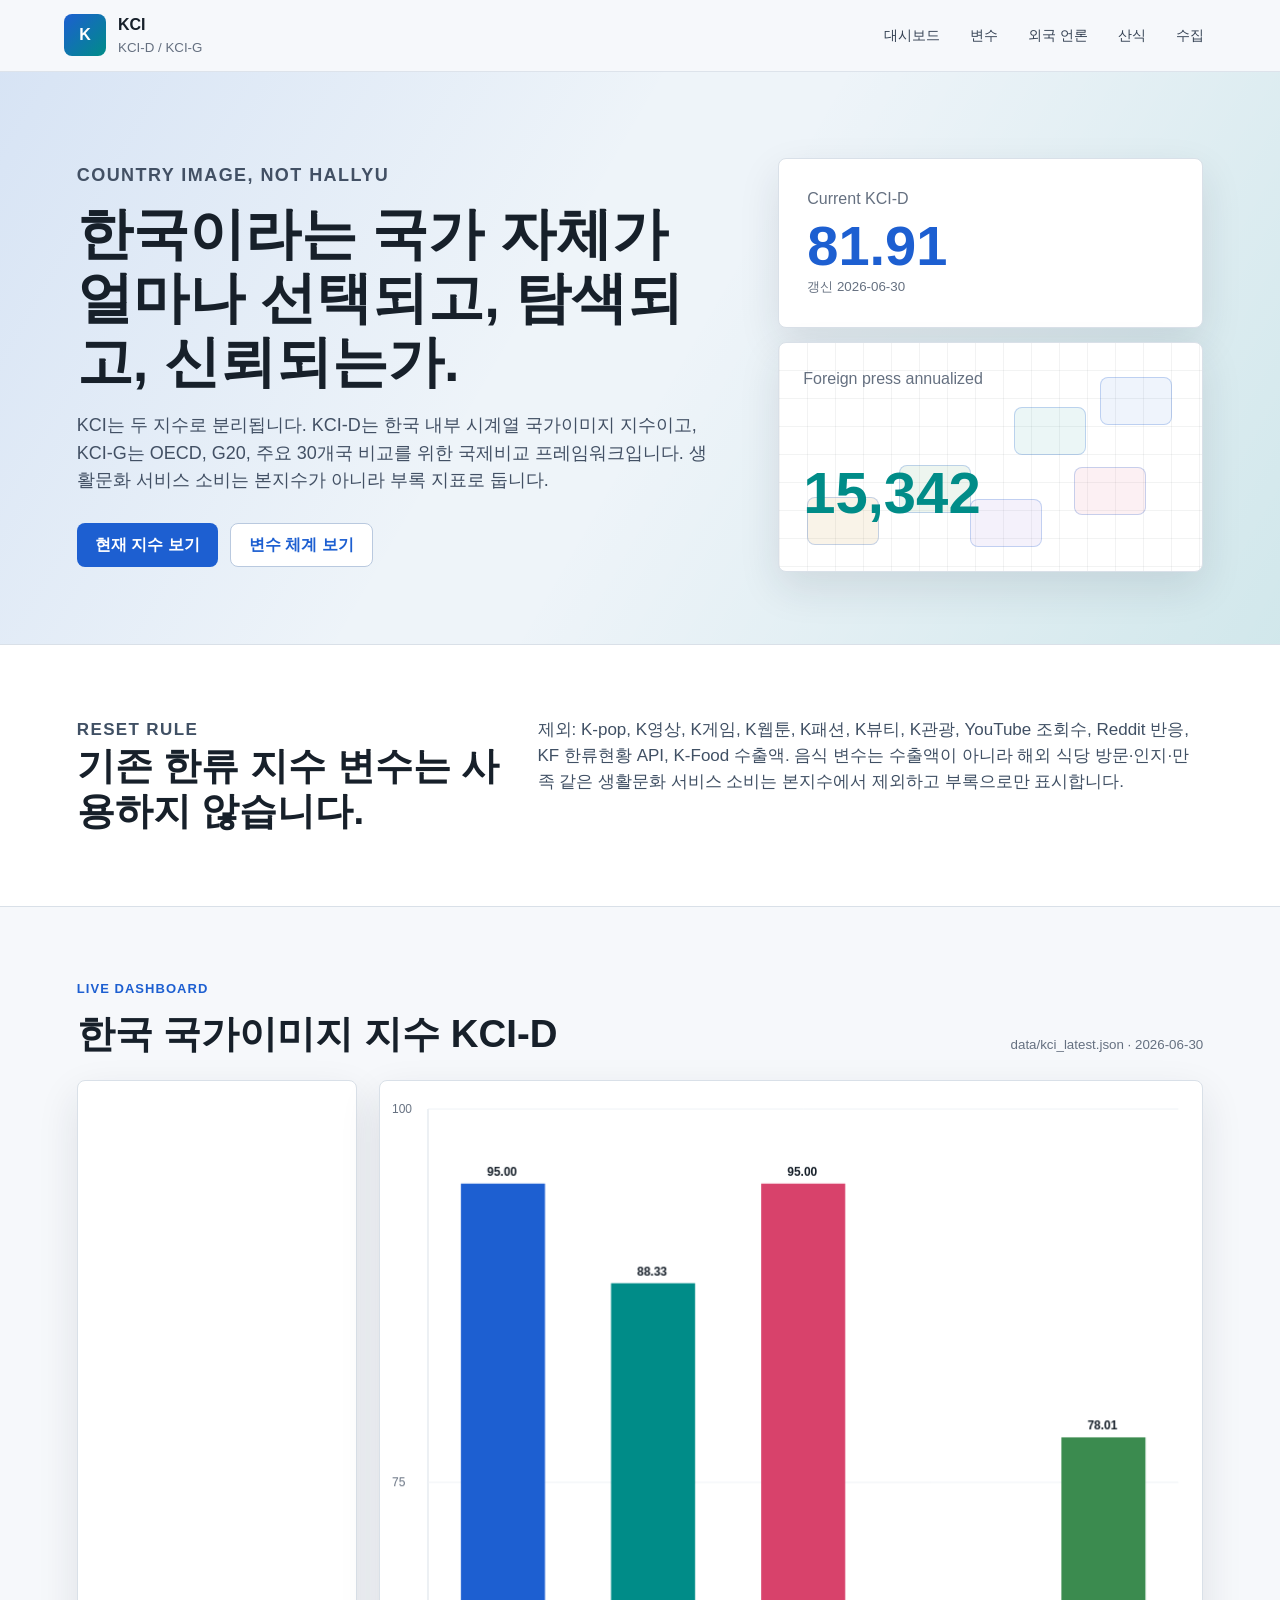
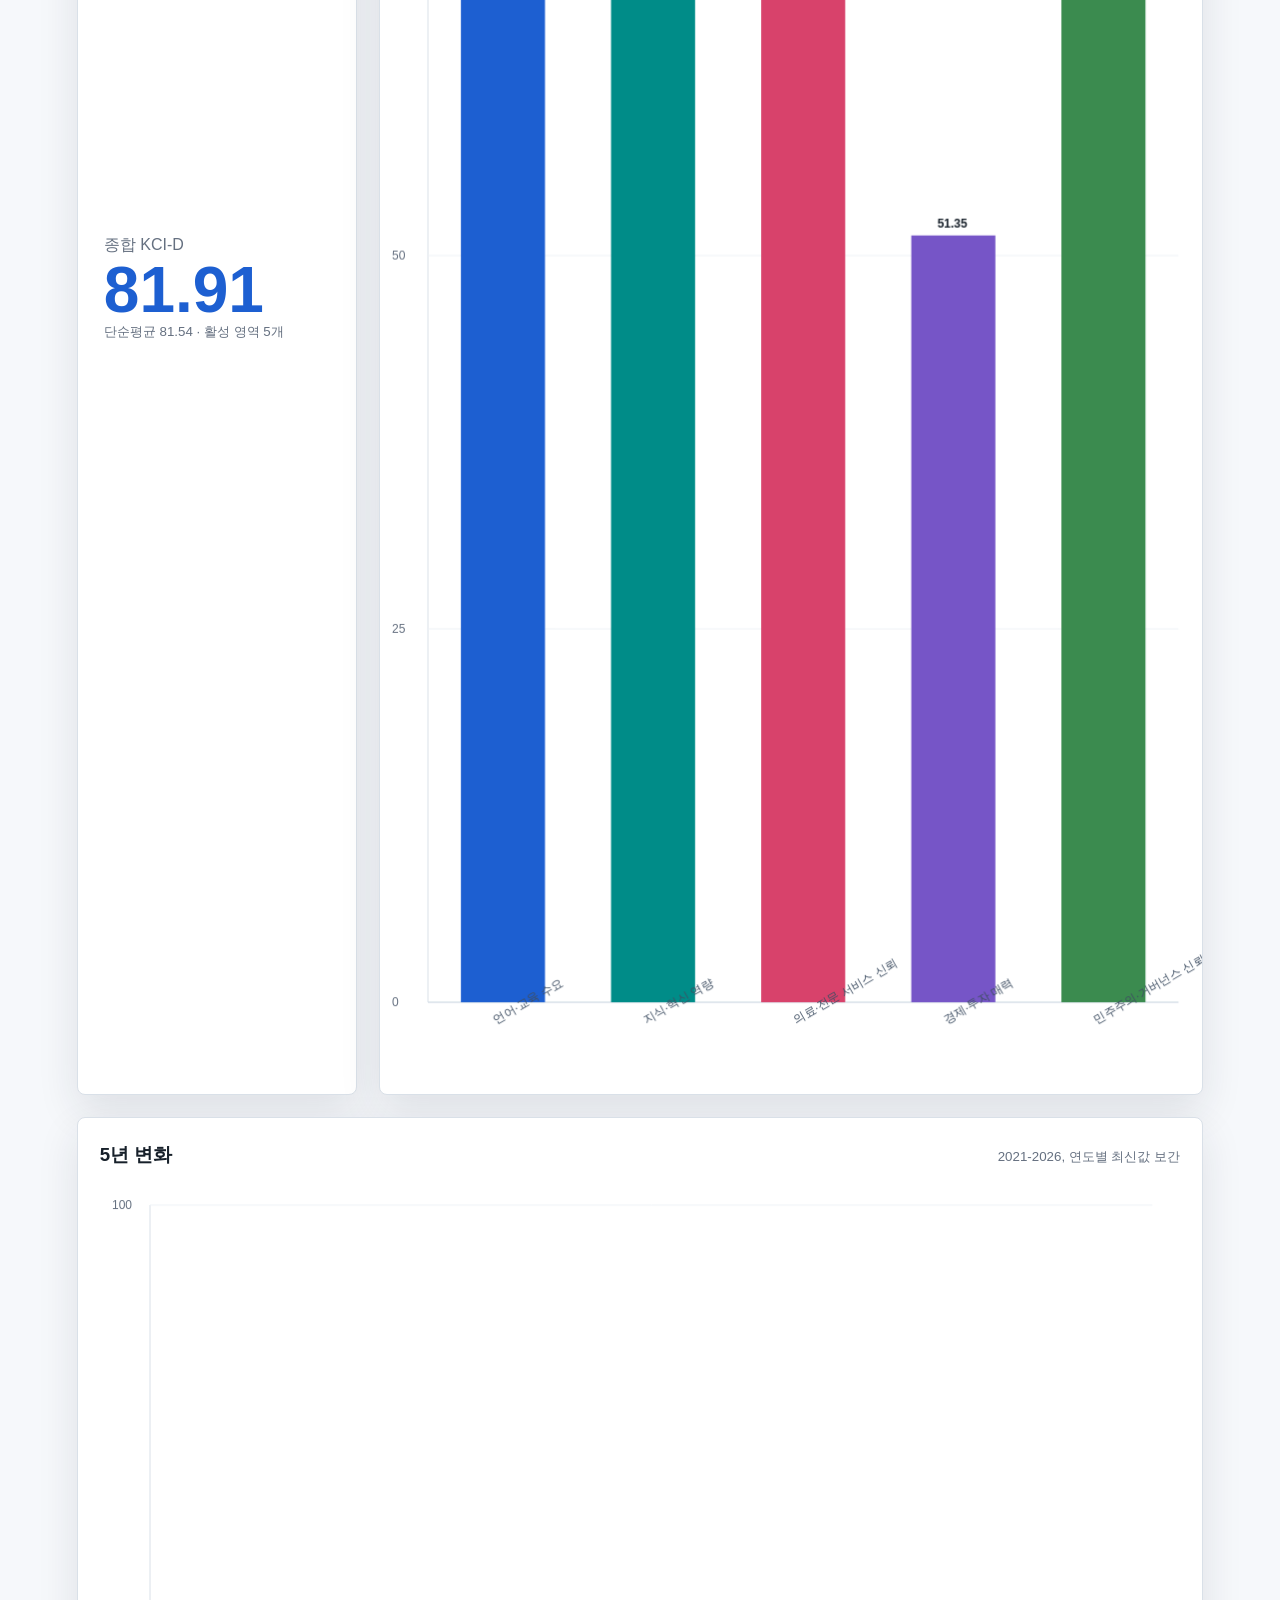
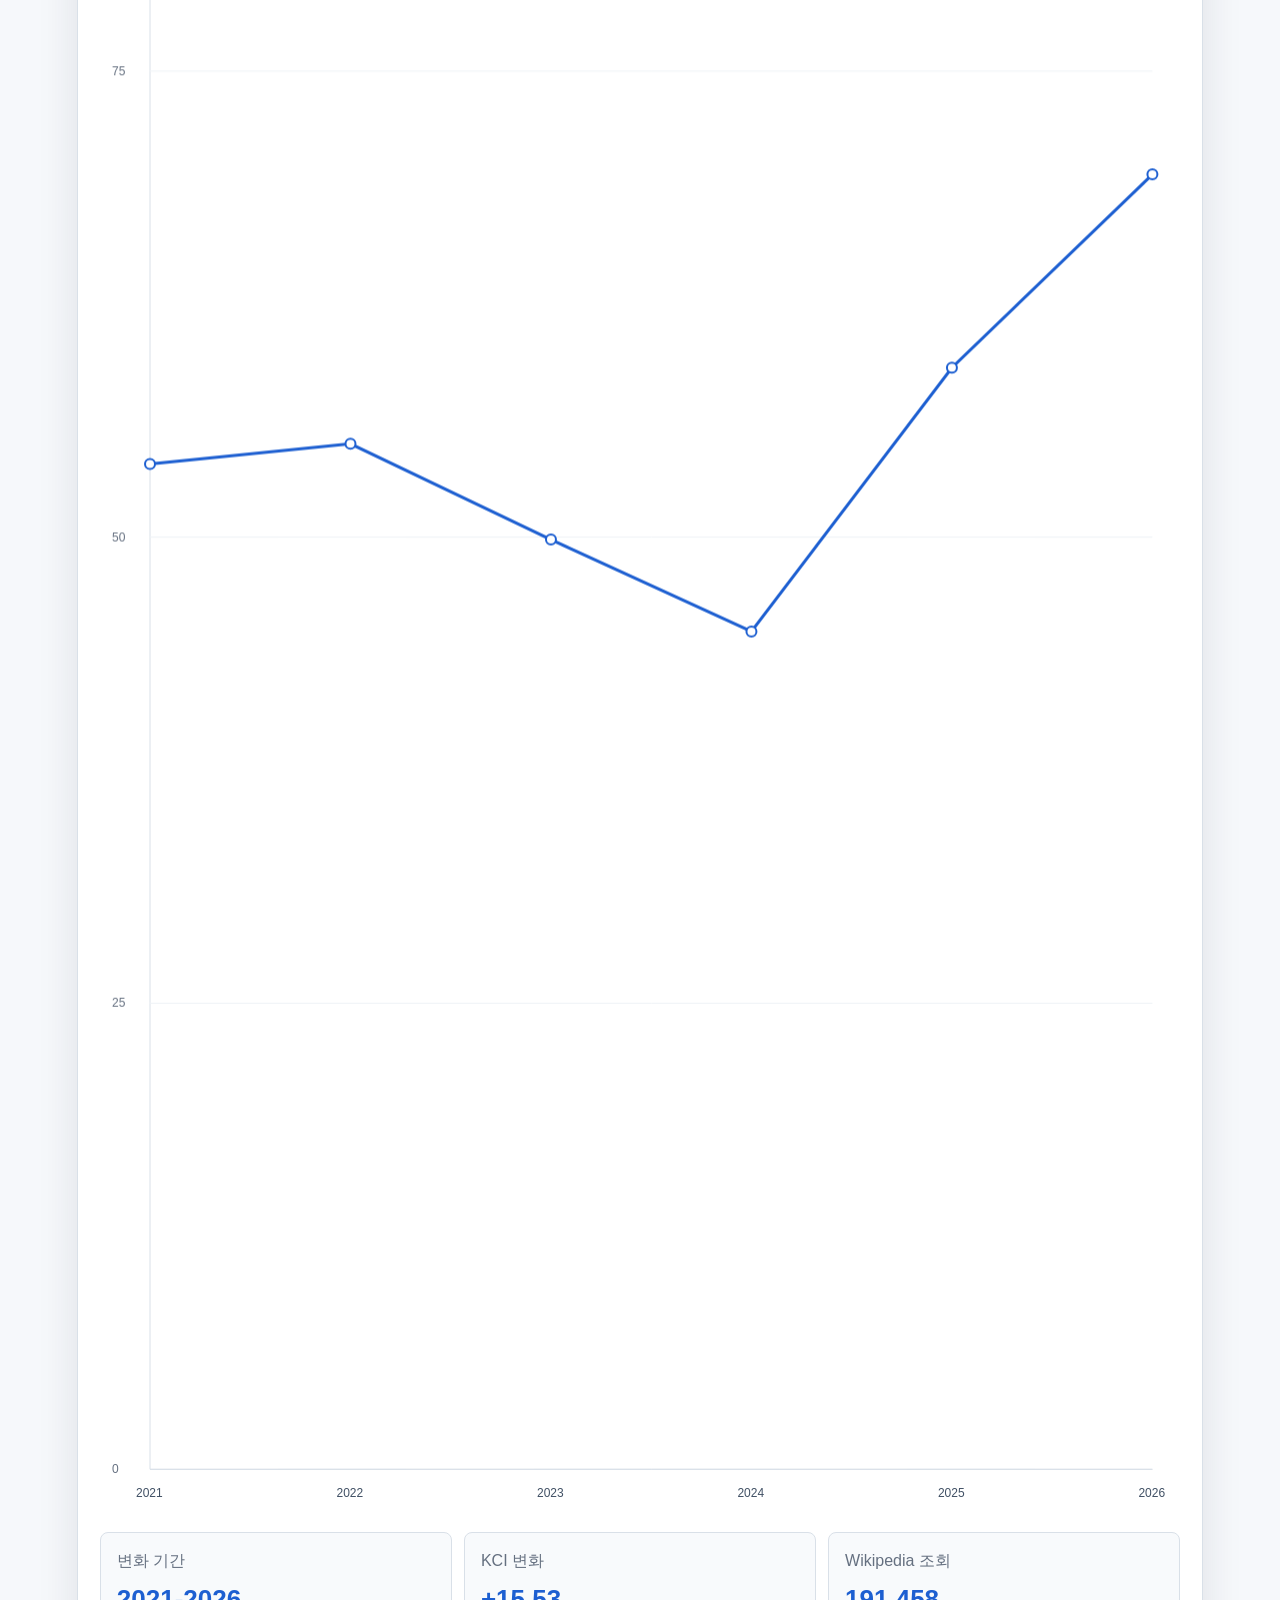
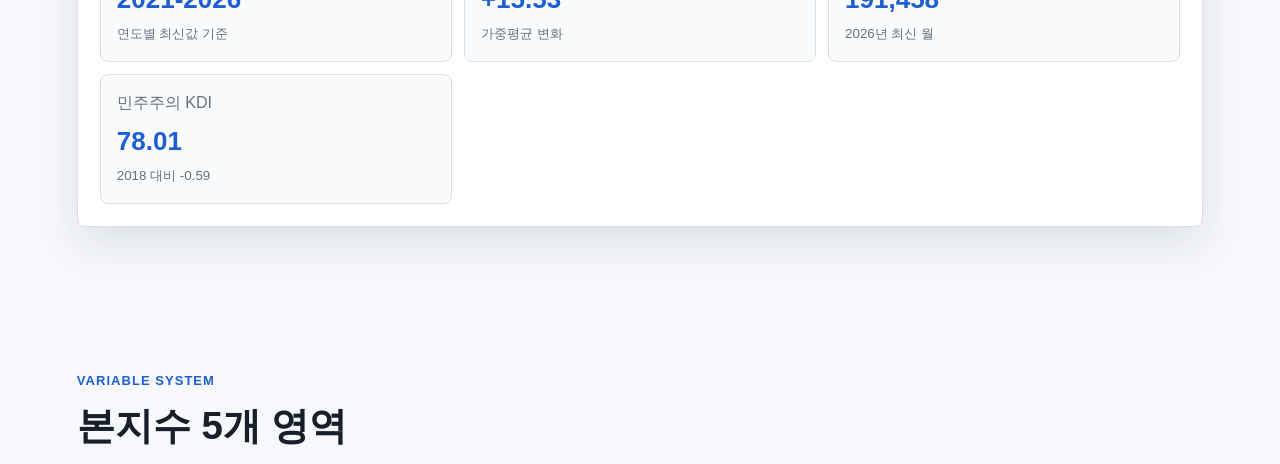
<file: index.html>
<!doctype html>
<html lang="ko">
<head>
  <meta charset="utf-8">
  <meta name="viewport" content="width=device-width, initial-scale=1">
  <title>KCI | 한국 국가이미지 지수</title>
  <link rel="stylesheet" href="styles.css">
</head>
<body>
  <header class="topbar">
    <a class="brand" href="#overview" aria-label="KCI 홈">
      <span class="brand-mark">K</span>
      <span>
        <strong>KCI</strong>
        <small>KCI-D / KCI-G</small>
      </span>
    </a>
    <nav aria-label="주요 섹션">
      <a href="#dashboard">대시보드</a>
      <a href="#variables">변수</a>
      <a href="#media">외국 언론</a>
      <a href="#method">산식</a>
      <a href="#pipeline">수집</a>
    </nav>
  </header>

  <main>
    <section class="hero" id="overview">
      <div class="hero-copy">
        <p class="eyebrow">Country image, not Hallyu</p>
        <h1>한국이라는 국가 자체가 얼마나 선택되고, 탐색되고, 신뢰되는가.</h1>
        <p>
          KCI는 두 지수로 분리됩니다. KCI-D는 한국 내부 시계열 국가이미지 지수이고,
          KCI-G는 OECD, G20, 주요 30개국 비교를 위한 국제비교 프레임워크입니다.
          생활문화 서비스 소비는 본지수가 아니라 부록 지표로 둡니다.
        </p>
        <div class="hero-actions">
          <a class="button primary" href="#dashboard">현재 지수 보기</a>
          <a class="button secondary" href="#variables">변수 체계 보기</a>
        </div>
      </div>
      <aside class="hero-panel">
        <div class="score-card">
          <span>Current KCI-D</span>
          <strong id="heroKci">--</strong>
          <small id="heroDate">data/kci_latest.json</small>
        </div>
        <div class="press-visual" aria-label="외국 언론 보도량 시각 요소">
          <span>Foreign press annualized</span>
          <b id="mediaCount">--</b>
          <i></i><i></i><i></i><i></i><i></i><i></i>
        </div>
      </aside>
    </section>

    <section class="section warning">
      <div>
        <p class="eyebrow">Reset Rule</p>
        <h2>기존 한류 지수 변수는 사용하지 않습니다.</h2>
      </div>
      <p>
        제외: K-pop, K영상, K게임, K웹툰, K패션, K뷰티, K관광, YouTube 조회수,
        Reddit 반응, KF 한류현황 API, K-Food 수출액. 음식 변수는 수출액이 아니라
        해외 식당 방문·인지·만족 같은 생활문화 서비스 소비는 본지수에서 제외하고 부록으로만 표시합니다.
      </p>
    </section>

    <section class="section dashboard" id="dashboard">
      <div class="section-head">
        <div>
          <p class="eyebrow">Live Dashboard</p>
          <h2>한국 국가이미지 지수 KCI-D</h2>
        </div>
        <small id="dataStatus">데이터 로딩 중</small>
      </div>
      <div class="dashboard-grid">
        <article class="index-meter">
          <span>종합 KCI-D</span>
          <strong id="kciValue">--</strong>
          <small id="kciSub">가중평균</small>
        </article>
        <canvas id="areaChart" width="900" height="420" aria-label="본지수 KCI-D 영역별 점수 막대그래프"></canvas>
        <article class="history-panel">
          <div class="panel-head">
            <h3>5년 변화</h3>
            <small>2021-2026, 연도별 최신값 보간</small>
          </div>
          <canvas id="historyChart" width="900" height="320" aria-label="KCI 5년 변화 선그래프"></canvas>
          <div id="historySummary" class="summary-grid"></div>
        </article>
      </div>
    </section>

    <section class="section" id="variables">
      <div class="section-head">
        <div>
          <p class="eyebrow">Variable System</p>
          <h2>본지수 5개 영역</h2>
        </div>
      </div>
      <div id="areaCards" class="area-cards"></div>
      <div id="indicatorTable" class="indicator-table"></div>
    </section>

    <section class="section media" id="media">
      <div class="section-head">
        <div>
          <p class="eyebrow">Foreign Media Variable</p>
          <h2>외국 언론의 한국 보도량</h2>
        </div>
      </div>
      <div class="media-layout">
        <article>
          <h3>왜 필요한가</h3>
          <p>
            국가이미지는 콘텐츠 소비만으로 설명되지 않습니다. 외국 언론이 한국을 얼마나 자주
            보도하는지는 외교, 안보, 경제, 기술, 사회 이슈를 포함한 국가 단위 가시성을 보여주는
            선행지표입니다.
          </p>
        </article>
        <article>
          <h3>현재 수집 방식</h3>
          <p id="mediaMethod">
            GDELT 2.1 DOC API를 우선 사용하고, 호출 제한이 걸리면 Google News RSS 영어권 판의
            한국 총노출 주제 바스켓을 수집합니다. 일반 한국, 정부·정치, 민주주의, 경제·기술,
            외교·안보, 서울·사회, 정책·위기에 K-pop, K드라마, 영화, K뷰티, K푸드 같은 한류 노출까지
            합산하고 중복 링크를 제거합니다. 단, 보도량은
            긍정·부정이 섞이는 노출 변수이므로 감성 분석 전까지 종합 KCI 점수에는 넣지 않습니다.
          </p>
        </article>
        <article>
          <h3>연간 노출 추정치</h3>
          <strong id="mediaValue">--</strong>
          <p class="metric-line">최근 30일 관측치 <b id="mediaThirtyDay">--</b></p>
          <p class="metric-line">긍정지수 <b id="mediaPositive">--</b></p>
          <small id="mediaSource">수집 대기</small>
        </article>
      </div>
    </section>

    <section class="section method" id="method">
      <div class="section-head">
        <div>
          <p class="eyebrow">Method</p>
          <h2>산식과 해석</h2>
        </div>
      </div>
      <div class="method-grid">
        <article>
          <span>1</span>
          <h3>한류 변수 제거</h3>
          <p>콘텐츠 장르, 팬덤 플랫폼, 한류현황 API, K-Food 수출액은 계산에서 제외합니다.</p>
        </article>
        <article>
          <span>2</span>
          <h3>행동 수요 변수화</h3>
          <p>응시, 유학, 특허, 진료, 투자, 보도, 정보조회처럼 실제 행동으로 관측되는 숫자를 씁니다.</p>
        </article>
        <article>
          <span>3</span>
          <h3>0-100 정규화</h3>
          <p>시계열 최저·최고값으로 정규화하고, 순위형 변수는 역점수로 변환합니다.</p>
        </article>
        <article>
          <span>4</span>
          <h3>영역 가중평균</h3>
          <p>본지수 KCI-D는 언어·교육 20%, 지식·혁신 18%, 의료 14%, 투자 14%, 민주주의 34%입니다. 외국언론은 관측 영역, 생활문화는 부록 영역입니다.</p>
        </article>
      </div>
    </section>

    <section class="section pipeline" id="pipeline">
      <div class="section-head">
        <div>
          <p class="eyebrow">Automation</p>
          <h2>새 통계 수집 파이프라인</h2>
        </div>
      </div>
      <div class="pipeline-track">
        <div><b>문서 기반 연간값</b><span>TOPIK, 세종학당, 유학생, PCT, GII, 의료관광, 민주주의</span></div>
        <div><b>공개 API</b><span>Wikimedia, World Bank, GDELT 또는 Google News RSS</span></div>
        <div><b>산출</b><span>KCI-D, KDI, KCI-G JSON/JS</span></div>
        <div><b>갱신</b><span>python -m kci_pipeline.run_kci</span></div>
      </div>
    </section>
  </main>

  <footer>
    <p>Basis: kci_behavioral_indicators.docx</p>
    <p>KCI excludes Hallyu-content variables by design.</p>
  </footer>

  <script src="data/kci_latest.js"></script>
  <script src="script.js"></script>
</body>
</html>
</file>
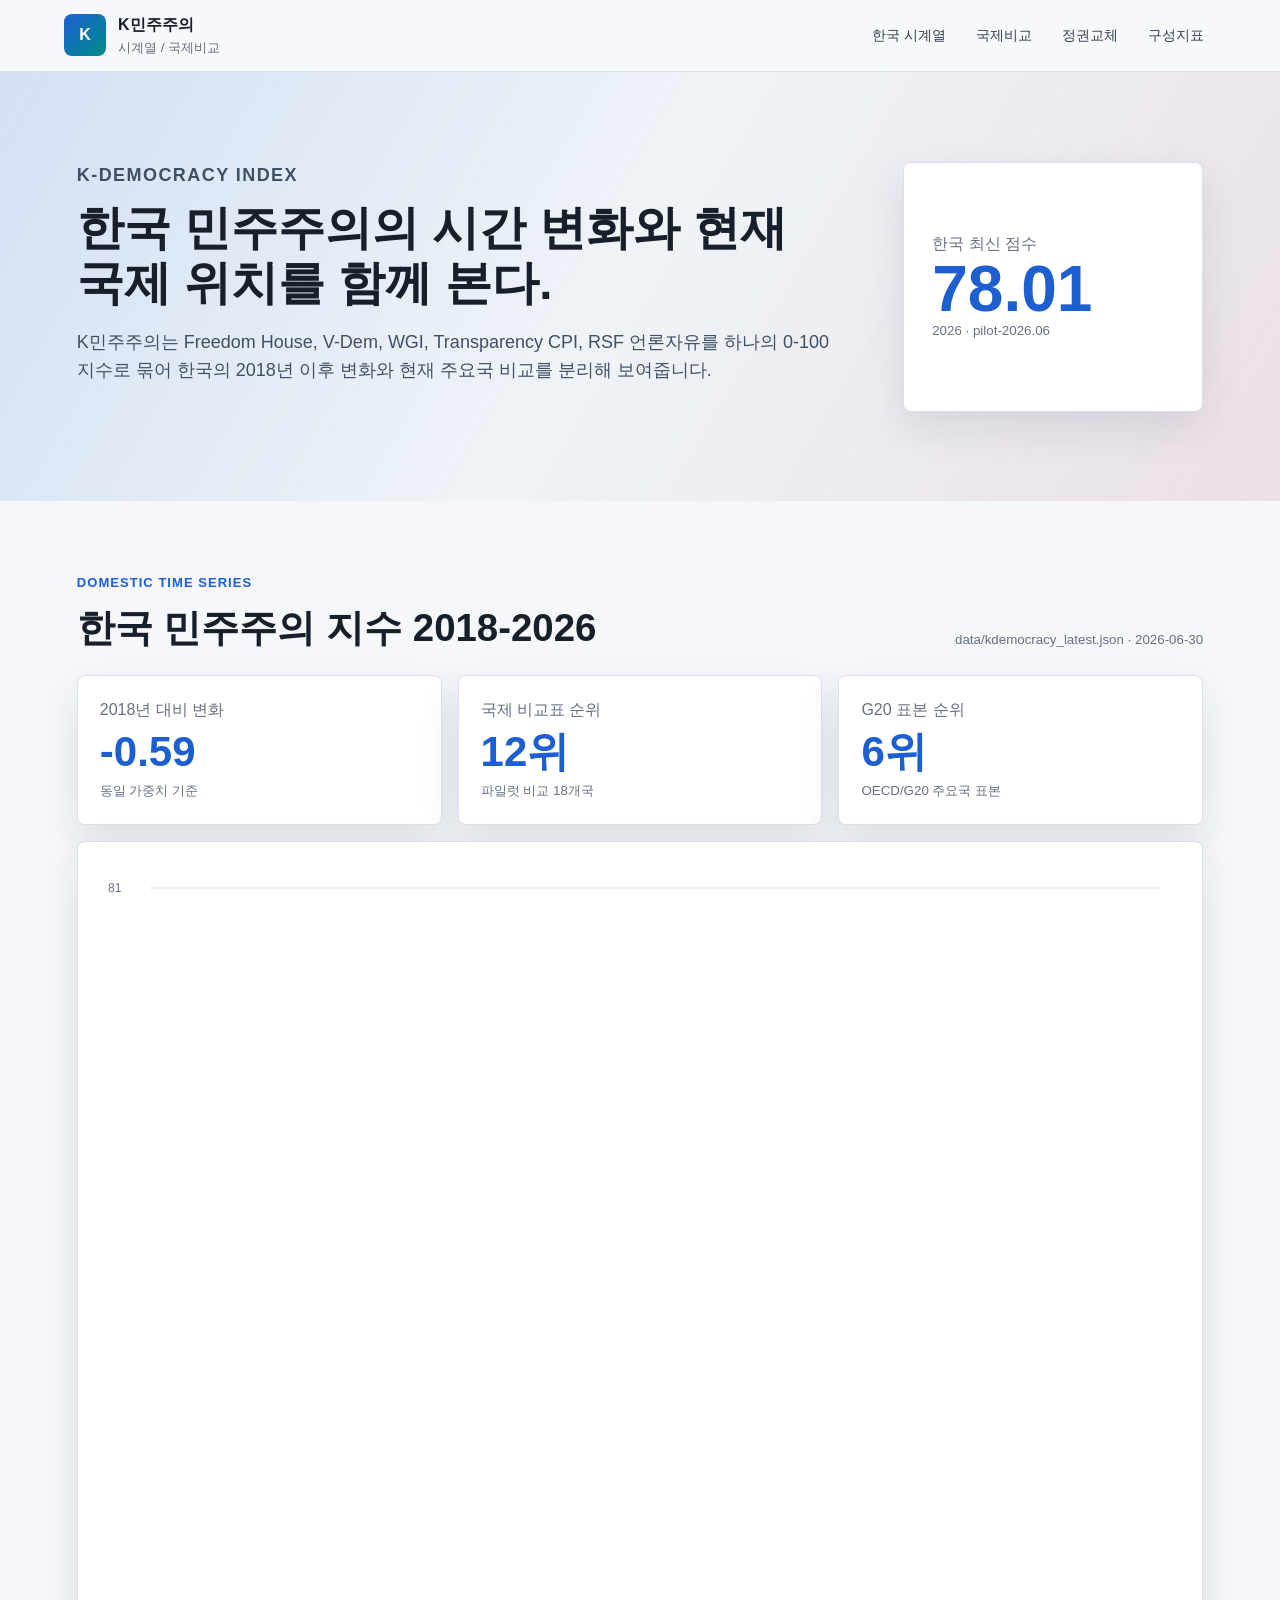
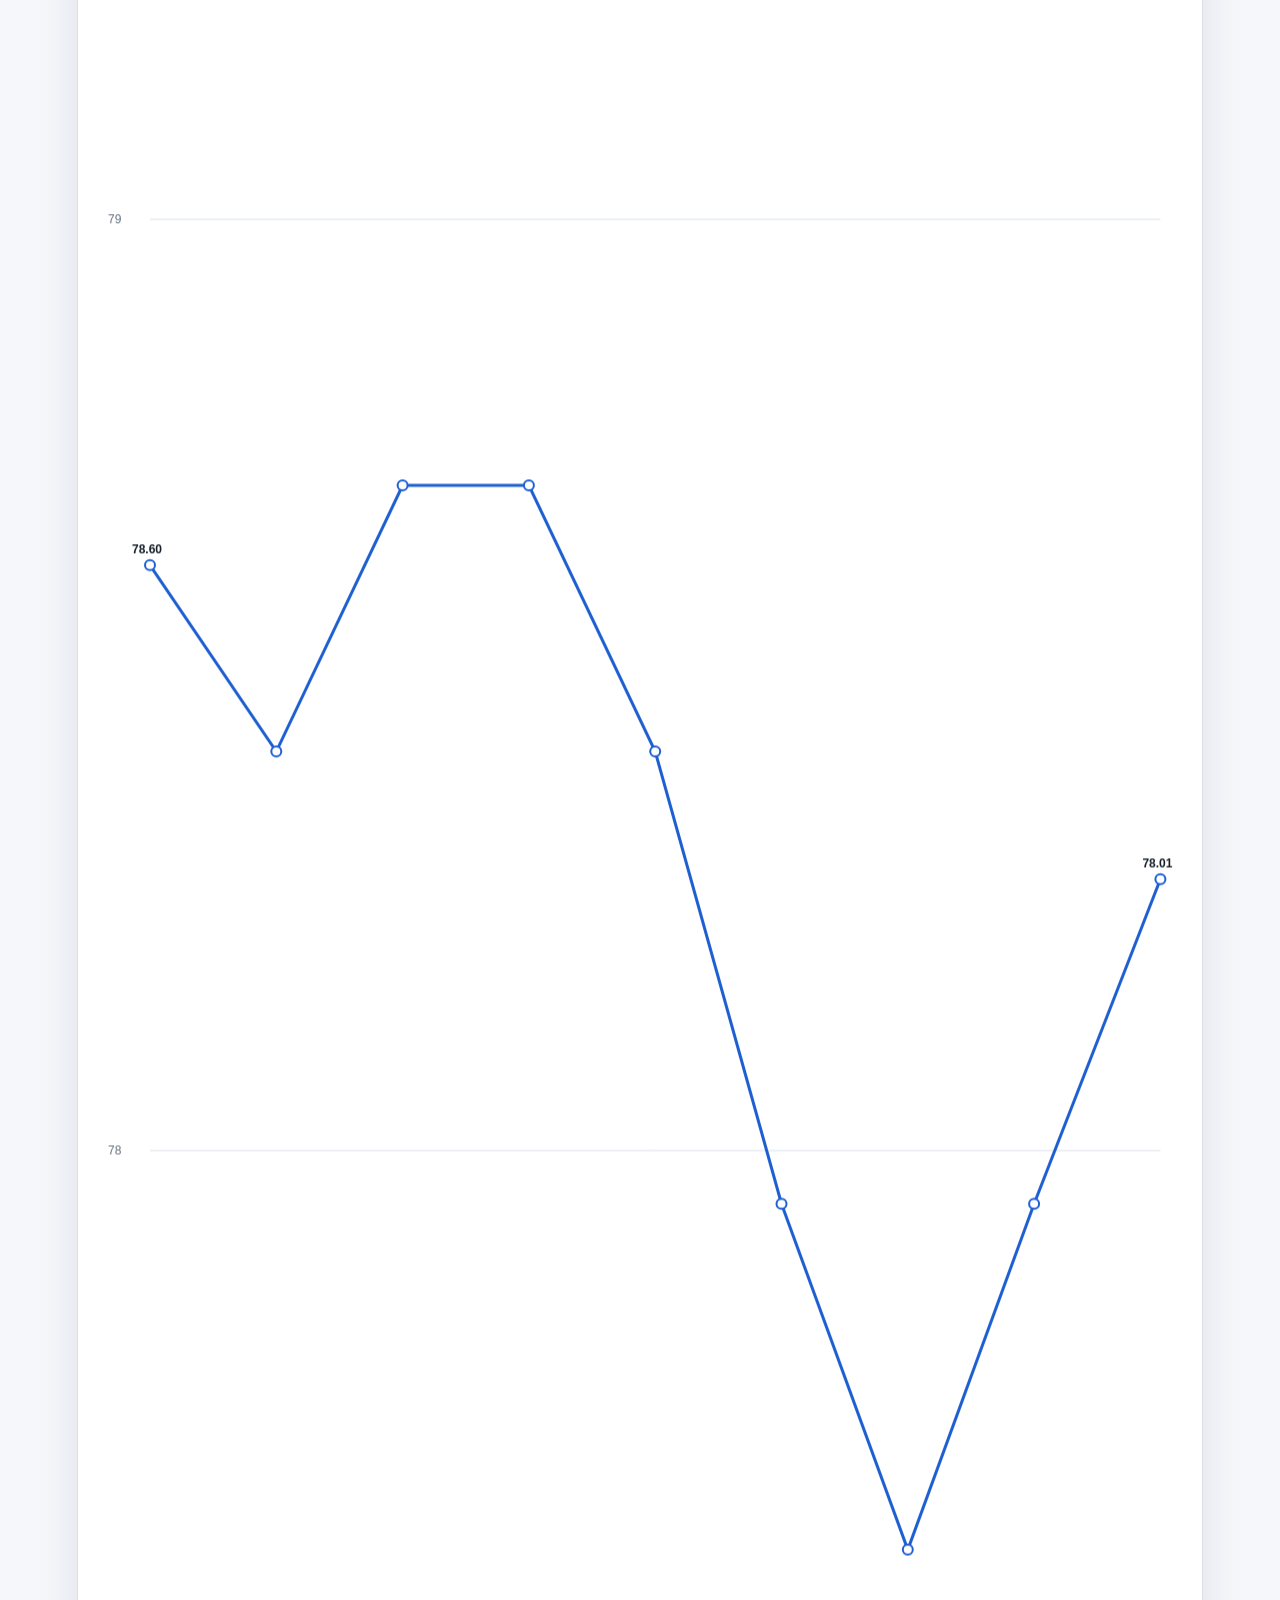
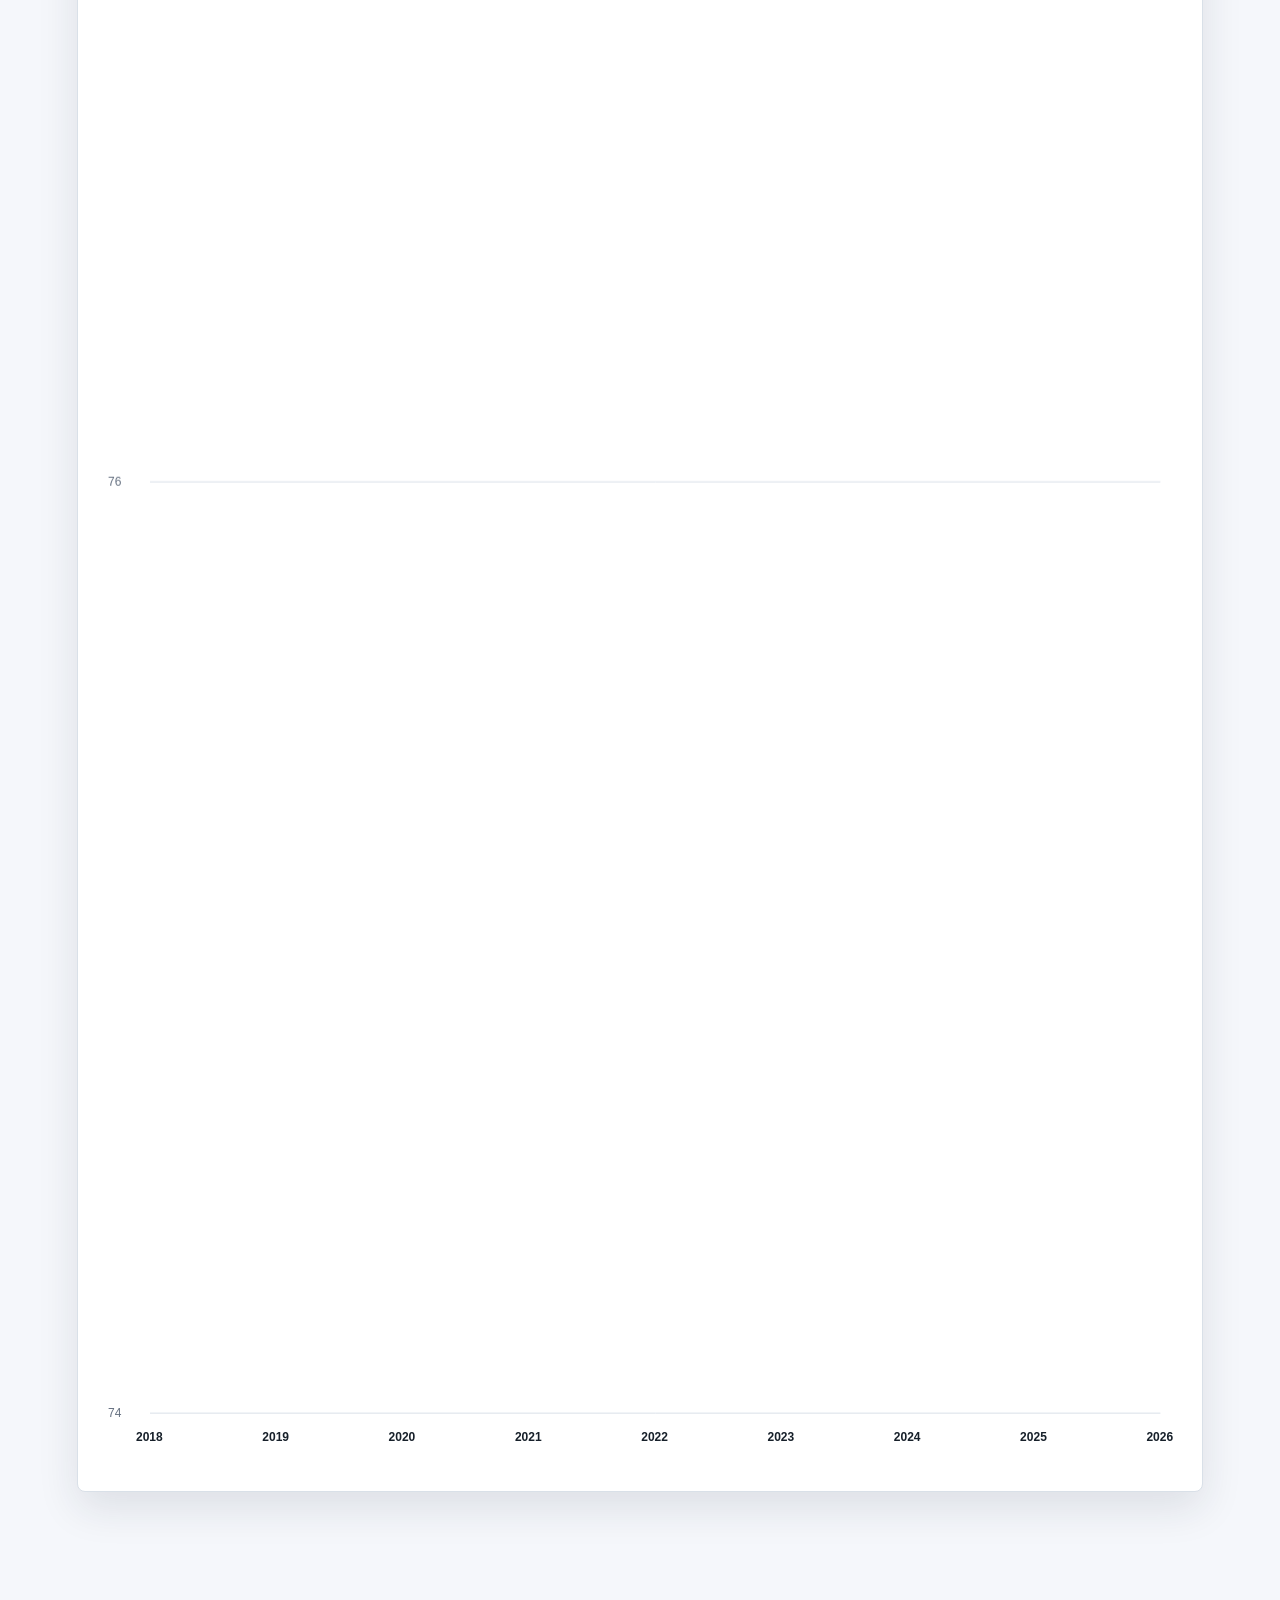
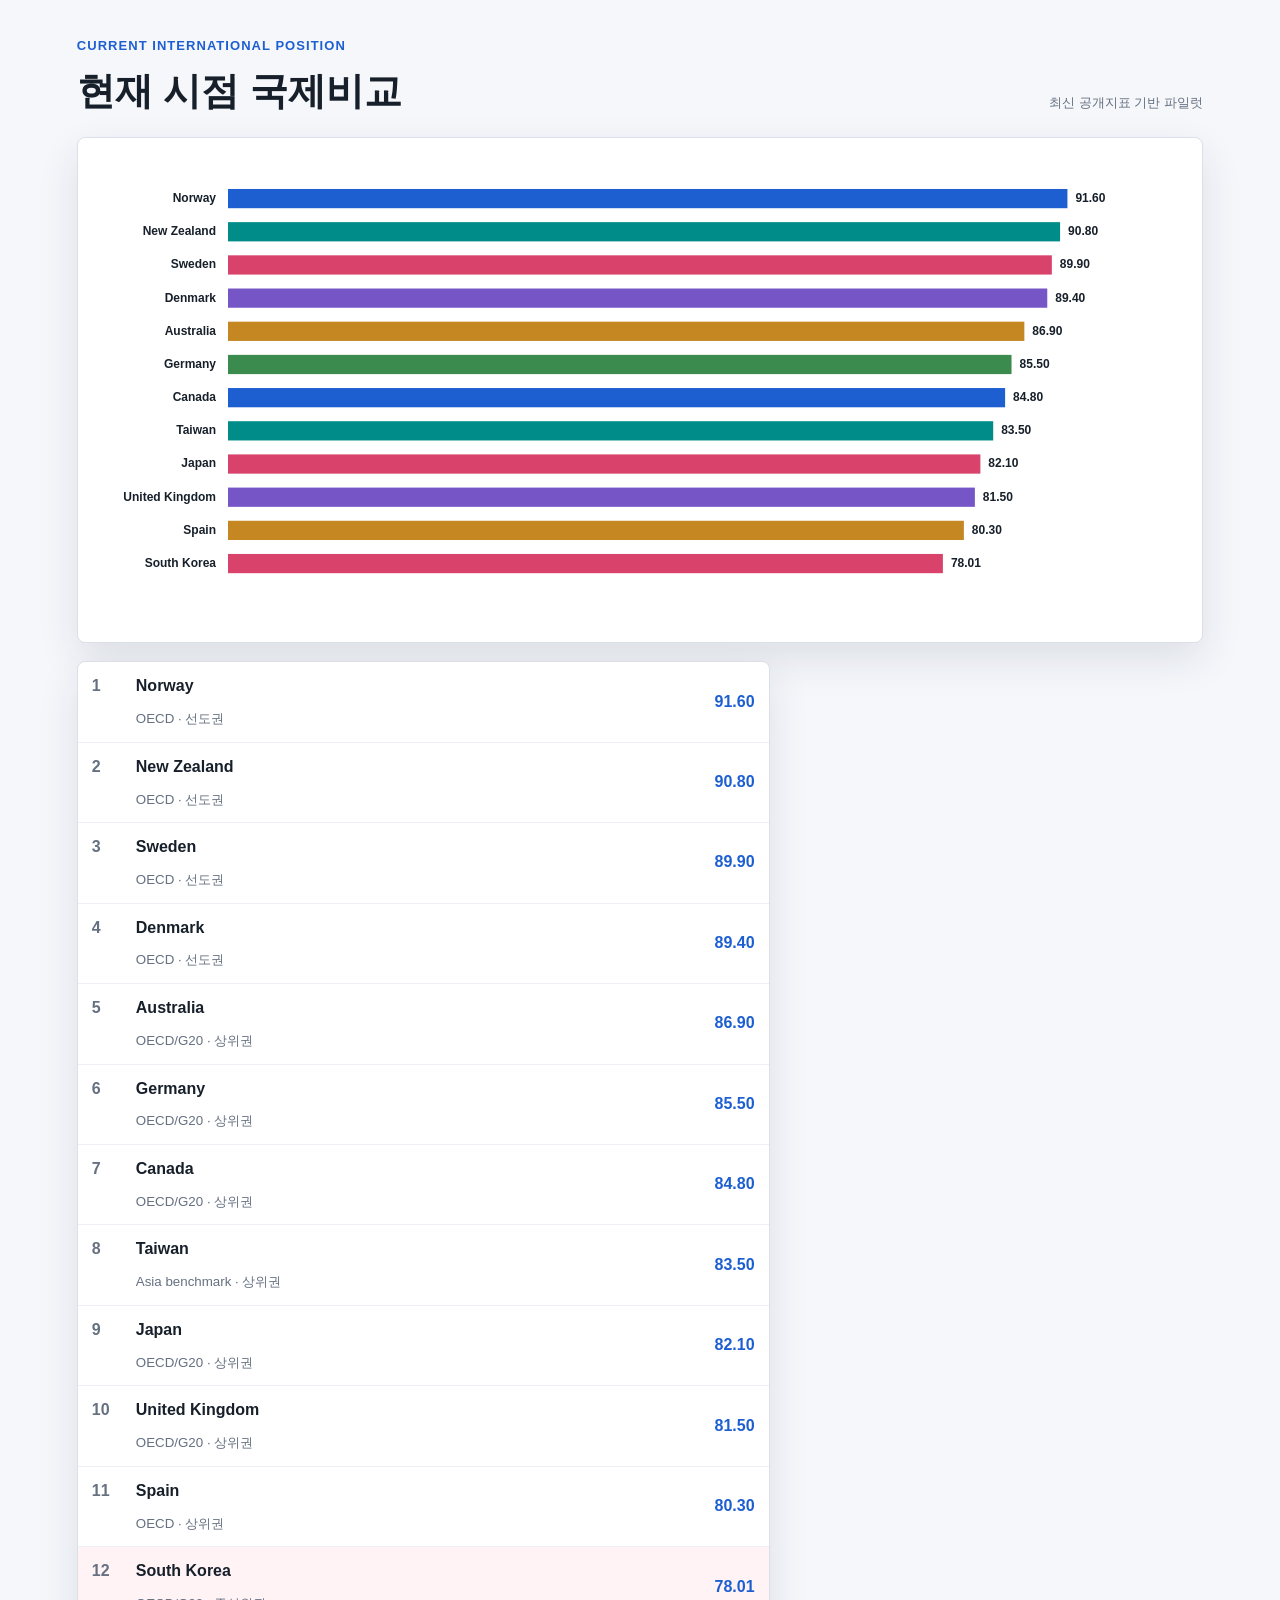
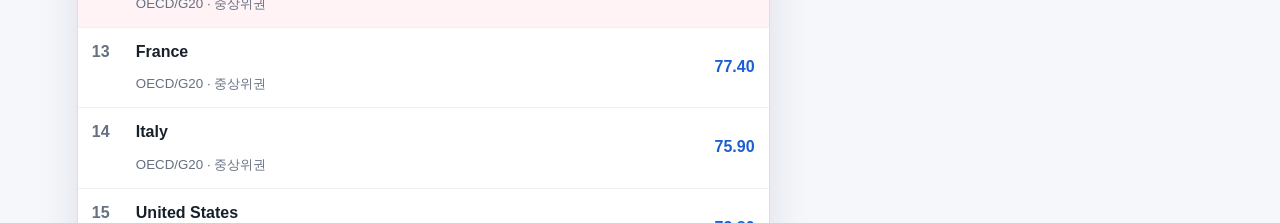
<file: k-democracy.html>
<!doctype html>
<html lang="ko">
<head>
  <meta charset="utf-8">
  <meta name="viewport" content="width=device-width, initial-scale=1">
  <title>K민주주의 | 한국 민주주의 지수</title>
  <link rel="stylesheet" href="styles.css">
</head>
<body class="democracy-page">
  <header class="topbar">
    <a class="brand" href="#overview" aria-label="K민주주의 홈">
      <span class="brand-mark">K</span>
      <span>
        <strong>K민주주의</strong>
        <small>시계열 / 국제비교</small>
      </span>
    </a>
    <nav aria-label="K민주주의 주요 섹션">
      <a href="#korea">한국 시계열</a>
      <a href="#global">국제비교</a>
      <a href="#alternation">정권교체</a>
      <a href="#components">구성지표</a>
    </nav>
  </header>

  <main>
    <section class="kd-hero" id="overview">
      <div>
        <p class="eyebrow">K-Democracy Index</p>
        <h1>한국 민주주의의 시간 변화와 현재 국제 위치를 함께 본다.</h1>
        <p>
          K민주주의는 Freedom House, V-Dem, WGI, Transparency CPI, RSF 언론자유를
          하나의 0-100 지수로 묶어 한국의 2018년 이후 변화와 현재 주요국 비교를 분리해 보여줍니다.
        </p>
      </div>
      <aside class="kd-score">
        <span>한국 최신 점수</span>
        <strong id="kdLatest">--</strong>
        <small id="kdLatestMeta">data/kdemocracy_latest.json</small>
      </aside>
    </section>

    <section class="section kd-dashboard" id="korea">
      <div class="section-head">
        <div>
          <p class="eyebrow">Domestic Time Series</p>
          <h2>한국 민주주의 지수 2018-2026</h2>
        </div>
        <small id="kdStatus">데이터 로딩 중</small>
      </div>
      <div class="kd-grid">
        <article class="kd-card">
          <span>2018년 대비 변화</span>
          <strong id="kdChange">--</strong>
          <small>동일 가중치 기준</small>
        </article>
        <article class="kd-card">
          <span>국제 비교표 순위</span>
          <strong id="kdGlobalRank">--</strong>
          <small>파일럿 비교 18개국</small>
        </article>
        <article class="kd-card">
          <span>G20 표본 순위</span>
          <strong id="kdG20Rank">--</strong>
          <small>OECD/G20 주요국 표본</small>
        </article>
        <article class="kd-chart-panel">
          <canvas id="kdHistoryChart" width="900" height="360" aria-label="한국 민주주의 지수 시계열"></canvas>
        </article>
      </div>
    </section>

    <section class="section kd-global" id="global">
      <div class="section-head">
        <div>
          <p class="eyebrow">Current International Position</p>
          <h2>현재 시점 국제비교</h2>
        </div>
        <small>최신 공개지표 기반 파일럿</small>
      </div>
      <div class="kd-global-layout">
        <article class="kd-chart-panel">
          <canvas id="kdGlobalChart" width="900" height="460" aria-label="국가별 K민주주의 점수 비교"></canvas>
        </article>
        <div id="kdRanking" class="kd-ranking"></div>
      </div>
      <article class="kd-chart-panel kd-g20-panel">
        <div class="panel-head">
          <div>
            <h3>G20 표본 순위</h3>
            <small>국제비교 데이터 중 OECD/G20 또는 G20로 분류된 국가만 표시</small>
          </div>
        </div>
        <canvas id="kdG20Chart" width="900" height="420" aria-label="G20 표본 K민주주의 순위 비교"></canvas>
      </article>
    </section>

    <section class="section kd-alternation" id="alternation">
      <div class="section-head">
        <div>
          <p class="eyebrow">Power Alternation</p>
          <h2>정권교체지수</h2>
        </div>
        <small>1995-2026 · 5회 이상 100점</small>
      </div>
      <div class="kd-alternation-layout">
        <article class="kd-chart-panel">
          <canvas id="kdAlternationChart" width="900" height="440" aria-label="국가별 정권교체지수 비교"></canvas>
        </article>
        <article class="kd-note">
          <h3>왜 별도 지표인가</h3>
          <p id="kdAlternationNote"></p>
          <div id="kdAlternationList" class="kd-event-list"></div>
        </article>
      </div>
    </section>

    <section class="section" id="components">
      <div class="section-head">
        <div>
          <p class="eyebrow">Index Design</p>
          <h2>7개 구성지표와 가중치</h2>
        </div>
      </div>
      <div id="kdComponents" class="kd-components"></div>
      <div class="kd-note">
        <h3>해석 원칙</h3>
        <p>
          한국 시계열은 동일 산식으로 비교합니다. 국제비교는 현재 공개된 최신 연도 값을 맞춘 파일럿이며,
          원자료 CSV/API 자동수집이 완료되면 국가별 구성값을 모두 실측으로 대체합니다.
        </p>
        <div id="kdSources" class="kd-sources"></div>
      </div>
    </section>
  </main>

  <footer>
    <p>K민주주의 · Korea Democracy Index</p>
    <p>Updated from data/kdemocracy_latest.json</p>
  </footer>

  <script src="data/kdemocracy_latest.js"></script>
  <script src="k-democracy.js"></script>
</body>
</html>
</file>
<file: styles.css>
:root {
  color-scheme: light;
  --ink: #17202a;
  --muted: #657080;
  --line: #d9e0e8;
  --paper: #f6f8fb;
  --panel: #ffffff;
  --blue: #1d5fd1;
  --teal: #008c88;
  --rose: #d8426b;
  --gold: #c48722;
  --green: #3b8b4f;
  --violet: #7655c7;
  --shadow: 0 16px 42px rgba(24, 37, 56, 0.11);
}

* {
  box-sizing: border-box;
}

html {
  scroll-behavior: smooth;
}

body {
  margin: 0;
  color: var(--ink);
  background: var(--paper);
  font-family: "Segoe UI", "Noto Sans KR", Arial, sans-serif;
  line-height: 1.55;
}

a {
  color: inherit;
  text-decoration: none;
}

.topbar {
  position: sticky;
  top: 0;
  z-index: 20;
  display: flex;
  align-items: center;
  justify-content: space-between;
  min-height: 72px;
  padding: 12px clamp(20px, 5vw, 72px);
  border-bottom: 1px solid rgba(217, 224, 232, 0.86);
  background: rgba(246, 248, 251, 0.93);
  backdrop-filter: blur(16px);
}

.brand {
  display: inline-flex;
  align-items: center;
  gap: 12px;
}

.brand-mark {
  display: grid;
  width: 42px;
  height: 42px;
  place-items: center;
  border-radius: 8px;
  color: #fff;
  background: linear-gradient(135deg, var(--blue), var(--teal));
  font-weight: 900;
}

.brand strong,
.brand small {
  display: block;
}

.brand small,
nav a,
small,
.muted {
  color: var(--muted);
}

nav {
  display: flex;
  gap: 6px;
}

nav a {
  padding: 9px 12px;
  border-radius: 8px;
  color: #344153;
  font-size: 14px;
}

nav a:hover {
  background: #eaf0f7;
}

.hero {
  display: grid;
  grid-template-columns: minmax(0, 1.08fr) minmax(320px, 0.72fr);
  gap: clamp(28px, 5vw, 68px);
  align-items: center;
  padding: clamp(48px, 7vw, 86px) clamp(20px, 6vw, 90px) clamp(44px, 6vw, 72px);
  background:
    linear-gradient(120deg, rgba(29, 95, 209, 0.11), transparent 42%),
    linear-gradient(300deg, rgba(0, 140, 136, 0.12), transparent 48%),
    #eef4f9;
}

.eyebrow {
  margin: 0 0 12px;
  color: var(--blue);
  font-size: 13px;
  font-weight: 800;
  letter-spacing: 0.08em;
  text-transform: uppercase;
}

.hero h1 {
  max-width: 880px;
  margin: 0;
  font-size: clamp(34px, 4.6vw, 56px);
  line-height: 1.14;
  letter-spacing: 0;
}

.hero p {
  max-width: 760px;
  color: #425064;
  font-size: 18px;
}

.hero-actions {
  display: flex;
  flex-wrap: wrap;
  gap: 12px;
  margin-top: 28px;
}

.button {
  display: inline-flex;
  align-items: center;
  min-height: 44px;
  padding: 0 18px;
  border-radius: 8px;
  font-weight: 800;
}

.button.primary {
  color: #fff;
  background: var(--blue);
}

.button.secondary {
  color: var(--blue);
  border: 1px solid #b9c9df;
  background: #fff;
}

.hero-panel {
  display: grid;
  gap: 14px;
}

.score-card,
.press-visual,
.index-meter,
.history-panel,
.area-cards article,
.media-layout article,
.method-grid article,
.pipeline-track,
.indicator-table {
  border: 1px solid var(--line);
  border-radius: 8px;
  background: var(--panel);
  box-shadow: var(--shadow);
}

.score-card {
  padding: 28px;
}

.score-card span,
.index-meter span {
  color: var(--muted);
}

.score-card strong {
  display: block;
  margin-top: 6px;
  color: var(--blue);
  font-size: 56px;
  line-height: 1;
}

.press-visual {
  position: relative;
  display: grid;
  min-height: 230px;
  padding: 24px;
  overflow: hidden;
  background:
    linear-gradient(90deg, rgba(23, 32, 42, 0.055) 1px, transparent 1px),
    linear-gradient(0deg, rgba(23, 32, 42, 0.055) 1px, transparent 1px),
    #ffffff;
  background-size: 28px 28px;
}

.press-visual span {
  color: var(--muted);
}

.press-visual b {
  z-index: 1;
  align-self: center;
  color: var(--teal);
  font-size: 58px;
  line-height: 1;
}

.press-visual i {
  position: absolute;
  width: 72px;
  height: 48px;
  border: 1px solid rgba(29, 95, 209, 0.24);
  border-radius: 8px;
  background: rgba(29, 95, 209, 0.07);
}

.press-visual i:nth-of-type(1) { right: 30px; top: 34px; }
.press-visual i:nth-of-type(2) { right: 116px; top: 64px; background: rgba(0, 140, 136, 0.08); }
.press-visual i:nth-of-type(3) { right: 56px; top: 124px; background: rgba(216, 66, 107, 0.08); }
.press-visual i:nth-of-type(4) { left: 28px; bottom: 26px; background: rgba(196, 135, 34, 0.10); }
.press-visual i:nth-of-type(5) { left: 120px; bottom: 58px; background: rgba(59, 139, 79, 0.09); }
.press-visual i:nth-of-type(6) { right: 160px; bottom: 24px; background: rgba(118, 85, 199, 0.08); }

.section {
  padding: 72px clamp(20px, 6vw, 90px);
}

.section-head {
  display: flex;
  align-items: end;
  justify-content: space-between;
  gap: 24px;
  margin-bottom: 24px;
}

.section h2 {
  margin: 0;
  font-size: clamp(28px, 3vw, 40px);
  line-height: 1.18;
}

.warning {
  display: grid;
  grid-template-columns: 0.65fr 1fr;
  gap: 28px;
  border-top: 1px solid var(--line);
  border-bottom: 1px solid var(--line);
  background: #fff;
}

.warning p {
  margin: 0;
  color: #405064;
  font-size: 17px;
}

.dashboard-grid {
  display: grid;
  grid-template-columns: 280px minmax(0, 1fr);
  gap: 22px;
}

.index-meter {
  display: grid;
  align-content: center;
  min-height: 420px;
  padding: 26px;
}

.index-meter strong {
  color: var(--blue);
  font-size: 64px;
  line-height: 1;
}

#areaChart {
  width: 100%;
  min-height: 420px;
  border: 1px solid var(--line);
  border-radius: 8px;
  background: #fff;
  box-shadow: var(--shadow);
}

.history-panel {
  grid-column: 1 / -1;
  padding: 22px;
}

.panel-head {
  display: flex;
  align-items: baseline;
  justify-content: space-between;
  gap: 16px;
  margin-bottom: 12px;
}

.panel-head h3 {
  margin: 0;
}

#historyChart {
  width: 100%;
  min-height: 300px;
}

.summary-grid {
  display: grid;
  grid-template-columns: repeat(3, 1fr);
  gap: 12px;
  margin-top: 14px;
}

.summary-grid article {
  display: grid;
  gap: 5px;
  min-height: 100px;
  padding: 16px;
  border: 1px solid var(--line);
  border-radius: 8px;
  background: #f8fafc;
}

.summary-grid span,
.summary-grid small {
  color: var(--muted);
}

.summary-grid strong {
  color: var(--blue);
  font-size: 26px;
}

.area-cards {
  display: grid;
  grid-template-columns: repeat(3, 1fr);
  gap: 16px;
}

.card-group-title {
  grid-column: 1 / -1;
  margin-top: 8px;
  color: var(--muted);
  font-size: 13px;
  font-weight: 900;
  letter-spacing: 0.08em;
}

.area-cards article {
  display: grid;
  gap: 10px;
  padding: 20px;
}

.area-cards span {
  color: var(--c);
  font-weight: 900;
}

.area-cards strong {
  color: var(--ink);
  font-size: 36px;
  line-height: 1;
}

.area-cards p {
  margin: 0;
  color: #405064;
}

.area-cards article.observational,
.area-cards article.appendix {
  background: #f8fafc;
  box-shadow: none;
}

.area-cards article.observational strong,
.area-cards article.appendix strong {
  color: var(--muted);
  font-size: 28px;
}

.indicator-table {
  margin-top: 22px;
  overflow: hidden;
}

.table-row {
  display: grid;
  grid-template-columns: 160px minmax(220px, 1fr) 70px 120px 80px minmax(260px, 1.4fr);
  gap: 12px;
  align-items: center;
  padding: 12px 16px;
  border-bottom: 1px solid #edf1f5;
  font-size: 14px;
}

.table-row:last-child {
  border-bottom: 0;
}

.table-head {
  color: var(--ink);
  background: #eef3f8;
  font-weight: 900;
}

.table-row small,
.table-row span {
  color: var(--muted);
}

.media-layout {
  display: grid;
  grid-template-columns: 1fr 1fr 0.7fr;
  gap: 16px;
}

.media-layout article {
  padding: 22px;
}

.media-layout h3 {
  margin-top: 0;
}

.media-layout p {
  color: #405064;
}

.media-layout strong {
  display: block;
  color: var(--teal);
  font-size: 52px;
  line-height: 1;
}

.metric-line {
  margin: 12px 0 8px;
  color: #405064;
}

.metric-line b {
  color: var(--blue);
  font-size: 24px;
}

.method-grid {
  display: grid;
  grid-template-columns: repeat(4, 1fr);
  gap: 16px;
}

.method-grid article {
  padding: 20px;
}

.method-grid span {
  display: grid;
  width: 34px;
  height: 34px;
  place-items: center;
  border-radius: 8px;
  color: #fff;
  background: var(--blue);
  font-weight: 900;
}

.method-grid p {
  color: #405064;
}

.pipeline-track {
  display: grid;
  grid-template-columns: repeat(4, 1fr);
  overflow: hidden;
}

.pipeline-track div {
  display: grid;
  gap: 8px;
  min-height: 132px;
  padding: 20px;
  border-right: 1px solid var(--line);
}

.pipeline-track div:last-child {
  border-right: 0;
}

.pipeline-track span {
  color: var(--muted);
}

footer {
  display: flex;
  flex-wrap: wrap;
  justify-content: space-between;
  gap: 12px;
  padding: 24px clamp(20px, 6vw, 90px);
  color: var(--muted);
  border-top: 1px solid var(--line);
  background: #fff;
  font-size: 13px;
}

footer p {
  margin: 0;
}

.democracy-page {
  background: #f5f7fb;
}

.kd-hero {
  display: grid;
  grid-template-columns: minmax(0, 1fr) 300px;
  gap: clamp(24px, 5vw, 58px);
  align-items: stretch;
  padding: clamp(48px, 7vw, 90px) clamp(20px, 6vw, 90px);
  background:
    linear-gradient(120deg, rgba(29, 95, 209, 0.13), transparent 46%),
    linear-gradient(300deg, rgba(216, 66, 107, 0.11), transparent 50%),
    #eef3f8;
}

.kd-hero h1 {
  max-width: 860px;
  margin: 0;
  font-size: clamp(30px, 3.7vw, 48px);
  line-height: 1.16;
}

.kd-hero p {
  max-width: 760px;
  color: #405064;
  font-size: 18px;
}

.kd-score,
.kd-card,
.kd-chart-panel,
.kd-ranking,
.kd-components article,
.kd-note {
  border: 1px solid var(--line);
  border-radius: 8px;
  background: #fff;
  box-shadow: var(--shadow);
}

.kd-score {
  display: grid;
  align-content: center;
  min-height: 250px;
  padding: 28px;
}

.kd-score span,
.kd-card span,
.kd-card small {
  color: var(--muted);
}

.kd-score strong {
  color: var(--blue);
  font-size: 64px;
  line-height: 1;
}

.kd-grid {
  display: grid;
  grid-template-columns: repeat(3, 1fr);
  gap: 16px;
}

.kd-card {
  display: grid;
  gap: 8px;
  min-height: 150px;
  padding: 22px;
}

.kd-card strong {
  color: var(--blue);
  font-size: 42px;
  line-height: 1;
}

.kd-chart-panel {
  grid-column: 1 / -1;
  padding: 18px;
}

#kdHistoryChart,
#kdGlobalChart,
#kdG20Chart,
#kdAlternationChart {
  width: 100%;
  min-height: 360px;
}

#kdGlobalChart {
  min-height: 460px;
}

.kd-g20-panel {
  margin-top: 18px;
}

#kdG20Chart {
  min-height: 420px;
}

.kd-alternation {
  background: #ffffff;
}

.kd-alternation-layout {
  display: grid;
  grid-template-columns: minmax(0, 1.3fr) minmax(280px, 0.7fr);
  gap: 18px;
}

#kdAlternationChart {
  min-height: 440px;
}

.kd-event-list {
  display: grid;
  gap: 12px;
  margin-top: 18px;
}

.kd-event-list div {
  display: grid;
  gap: 5px;
  padding: 14px;
  border: 1px solid #edf1f5;
  border-radius: 8px;
  background: #f8fafc;
}

.kd-event-list b {
  color: var(--blue);
}

.kd-event-list span {
  color: var(--ink);
  font-weight: 800;
}

.kd-event-list small {
  color: var(--muted);
}

.kd-global-layout {
  display: grid;
  grid-template-columns: minmax(0, 1.25fr) minmax(280px, 0.75fr);
  gap: 18px;
}

.kd-ranking {
  overflow: hidden;
}

.kd-ranking div {
  display: grid;
  grid-template-columns: 34px minmax(0, 1fr) 74px;
  gap: 10px;
  align-items: center;
  padding: 12px 14px;
  border-bottom: 1px solid #edf1f5;
}

.kd-ranking div:last-child {
  border-bottom: 0;
}

.kd-ranking .is-korea {
  background: #fff3f6;
}

.kd-ranking span {
  color: var(--muted);
  font-weight: 900;
}

.kd-ranking b,
.kd-ranking small {
  display: block;
}

.kd-ranking small {
  grid-column: 2 / 3;
  color: var(--muted);
}

.kd-ranking strong {
  grid-column: 3;
  grid-row: 1 / span 2;
  color: var(--blue);
  text-align: right;
}

.kd-components {
  display: grid;
  grid-template-columns: repeat(4, 1fr);
  gap: 16px;
}

.kd-components article {
  display: grid;
  gap: 8px;
  padding: 18px;
}

.kd-components span {
  display: inline-grid;
  width: 48px;
  height: 32px;
  place-items: center;
  border-radius: 8px;
  color: #fff;
  background: var(--blue);
  font-weight: 900;
}

.kd-components h3 {
  margin: 0;
  font-size: 17px;
}

.kd-components p,
.kd-note p {
  margin: 0;
  color: #405064;
}

.kd-components small {
  color: var(--muted);
}

.kd-note {
  margin-top: 18px;
  padding: 22px;
}

.kd-note h3 {
  margin-top: 0;
}

.kd-sources {
  display: flex;
  flex-wrap: wrap;
  gap: 10px;
  margin-top: 16px;
}

.kd-sources a {
  padding: 8px 10px;
  border: 1px solid #cdd7e4;
  border-radius: 8px;
  color: var(--blue);
  background: #f8fafc;
  font-size: 13px;
  font-weight: 800;
}

@media (max-width: 1080px) {
  .hero,
  .warning,
  .dashboard-grid,
  .kd-hero,
  .kd-global-layout,
  .kd-alternation-layout {
    grid-template-columns: 1fr;
  }

  .index-meter {
    min-height: auto;
  }

  .area-cards,
  .media-layout,
  .method-grid,
  .pipeline-track,
  .kd-components {
    grid-template-columns: repeat(2, 1fr);
  }

  .table-row {
    grid-template-columns: 130px minmax(180px, 1fr) 60px 100px 70px;
  }

  .table-row small {
    grid-column: 1 / -1;
  }
}

@media (max-width: 720px) {
  .topbar,
  .section-head,
  .panel-head {
    align-items: flex-start;
    flex-direction: column;
  }

  nav {
    width: 100%;
    overflow-x: auto;
    padding-bottom: 4px;
  }

  .hero h1 {
    font-size: 32px;
  }

  .hero p {
    font-size: 16px;
  }

  .area-cards,
  .media-layout,
  .method-grid,
  .pipeline-track,
  .summary-grid,
  .kd-grid,
  .kd-components {
    grid-template-columns: 1fr;
  }

  .table-row {
    grid-template-columns: 1fr 1fr;
  }

  .table-head {
    display: none;
  }

  .pipeline-track div {
    border-right: 0;
    border-bottom: 1px solid var(--line);
  }

  .pipeline-track div:last-child {
    border-bottom: 0;
  }
}
</file>
